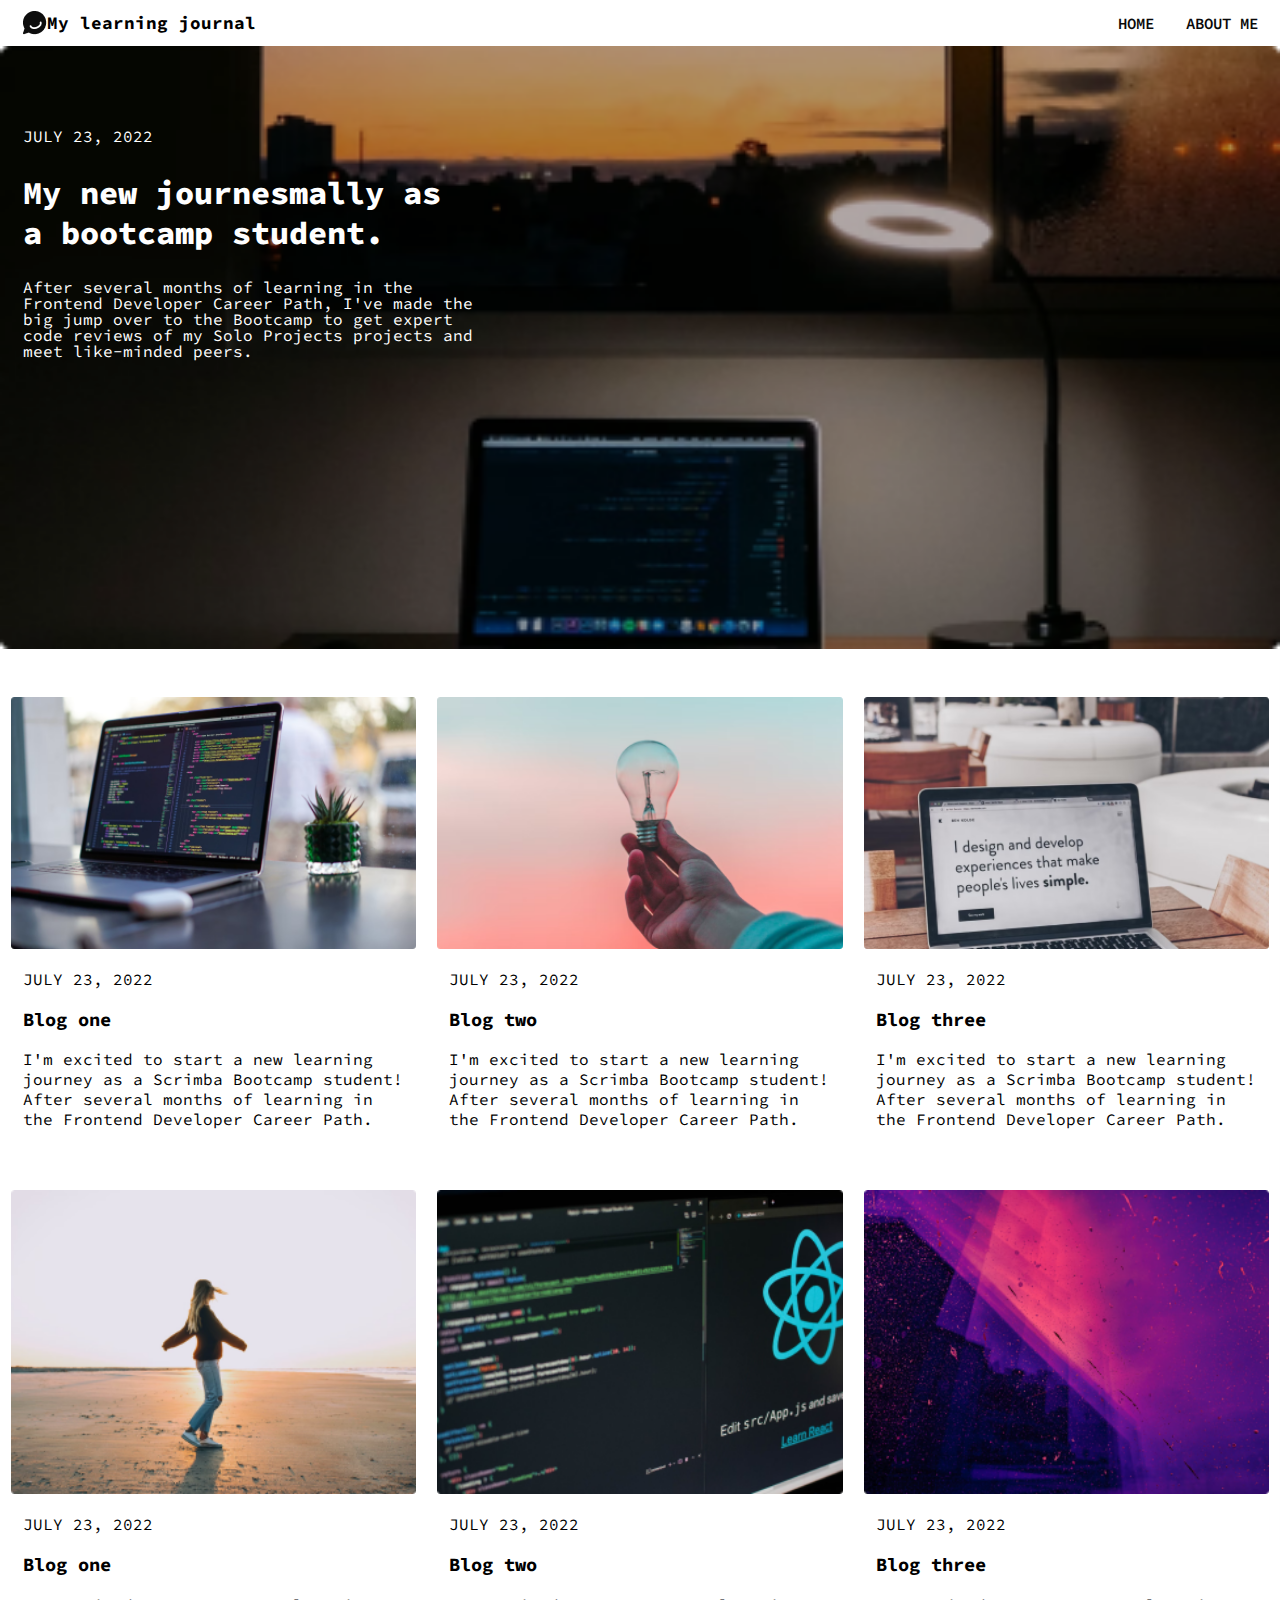
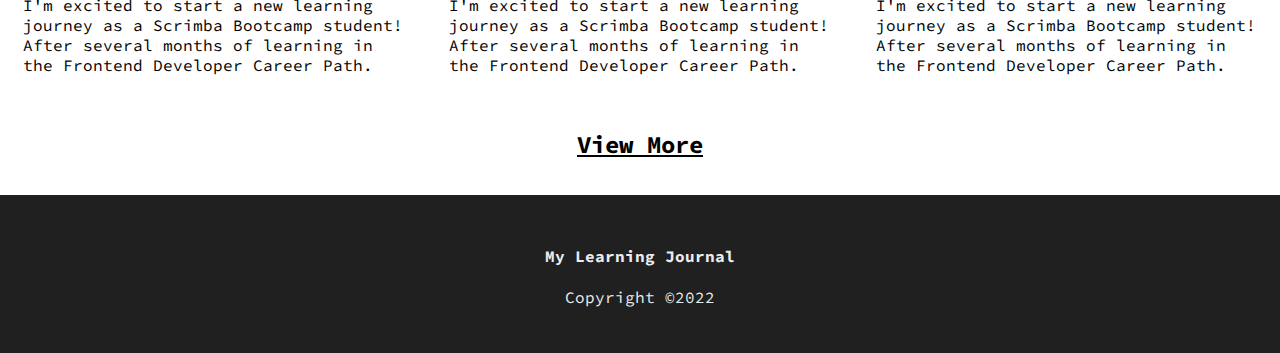
<file: index.html>
<!DOCTYPE html>
<html lang="en">
<head>
    <meta charset="UTF-8">
    <meta name="viewport" content="width=device-width, initial-scale=1.0">
    <title>SOLO PROJ RESPONSIVE</title>
    <link rel="stylesheet" href="index.css">
    <!-- link to font source san pro -->
    <link rel="preconnect" href="https://fonts.googleapis.com">
    <link rel="preconnect" href="https://fonts.gstatic.com" crossorigin>
    <link href="https://fonts.googleapis.com/css2?family=Source+Code+Pro:ital,wght@0,200..900;1,200..900&display=swap" rel="stylesheet">
    <!-- link to font robot -->
    <link rel="preconnect" href="https://fonts.googleapis.com">
    <link rel="preconnect" href="https://fonts.gstatic.com" crossorigin>
    <link href="https://fonts.googleapis.com/css2?family=Roboto:ital,wght@0,100;0,300;0,400;0,500;0,700;0,900;1,100;1,300;1,400;1,500;1,700;1,900&family=Source+Code+Pro:ital,wght@0,200..900;1,200..900&display=swap" rel="stylesheet">
</head>
<body>
    <header>
        <div class="container">
                <div class="childCont">
                    <div class="student">
                        <img src="images/image 17.png" alt="image of a smiling emoji">
                        <h1>My learning journal</h1>
                    </div>
                    <nav>
                        <ul>
                            <a href="index.html">HOME</a>
                            <a href="aboutMe.html">ABOUT ME</a>
                        </ul>
                    </nav>
                </div>
        </div>
    </header>
    <main>
        <section class="sectionOne">
            <div class="container">
                <img src="images/article-image.png" alt="a picture of a laptop in the night with lamp beside it" class="firstImg">
                <article class="child_sectionOne">
                    <p>JULY 23, 2022</p>
                    <h2>My new journesmally as a bootcamp student.</h2>
                        <summary class="small">
                            After several months of learning in the Frontend Developer Career Path, I've made the big jump over to the Bootcamp to get expert code reviews of my Solo Projects projects and meet like-minded peers.
                        </summary>
                </article>
            </div>
        </section>
        <section class="sectionTwo">
            <div class="container">
                <div>
                    <img src="images/article-image-03.png" alt="a picture of a laptop with codes"  class="section-img">
                    <article class="article">
                        <p>JULY 23, 2022</p>
                        <h3>Blog one</h3>
                        <p>I'm excited to start a new learning journey as a Scrimba Bootcamp student! After several months of learning in the Frontend Developer Career Path.</p>
                    </article>
                </div>
                <div>
                    <img src="images/article-image-02.png" alt="a picture of a bulb" class="section-img">
                    <article class="article">
                        <p>JULY 23, 2022</p>
                        <h3>Blog two</h3>
                        <p>I'm excited to start a new learning journey as a Scrimba Bootcamp student! After several months of learning in the Frontend Developer Career Path.</p>
                    </article>
                </div>
                <div>
                    <img src="images/article-image-01 (1).png" alt="a picture of a bulb" class="section-img">
                    <article class="article">
                        <p>JULY 23, 2022</p>
                        <h3>Blog three</h3>
                        <p>I'm excited to start a new learning journey as a Scrimba Bootcamp student! After several months of learning in the Frontend Developer Career Path.</p>
                    </article>
                </div>
            </div>
            <div class="displayLast">
                <div>
                    <img src="images/blog-image-03.png" alt="a picture of a laptop with codes"  class="section-img">
                    <article class="article">
                        <p>JULY 23, 2022</p>
                        <h3>Blog one</h3>
                        <p>I'm excited to start a new learning journey as a Scrimba Bootcamp student! After several months of learning in the Frontend Developer Career Path.</p>
                    </article>
                </div>
                <div>
                    <img src="images/blog-image-01.png" alt="a picture of a bulb" class="section-img">
                    <article class="article">
                        <p>JULY 23, 2022</p>
                        <h3>Blog two</h3>
                        <p>I'm excited to start a new learning journey as a Scrimba Bootcamp student! After several months of learning in the Frontend Developer Career Path.</p>
                    </article>
                </div>
                <div>
                    <img src="images/blog-image-05.png" alt="a picture of a bulb" class="section-img">
                    <article class="article">
                        <p>JULY 23, 2022</p>
                        <h3>Blog three</h3>
                        <p>I'm excited to start a new learning journey as a Scrimba Bootcamp student! After several months of learning in the Frontend Developer Career Path.</p>
                    </article>
                </div>
            </div>
            </div>
            <div class="view-more">
                <a href="viewMore.html">View More</a>
            </div>
        </section>
    </main>
    <footer>
        <div>
            <h4>My Learning Journal</h4>
            <p>Copyright ©2022</p>
        </div>
    </footer>
</body>
</html>
</file>
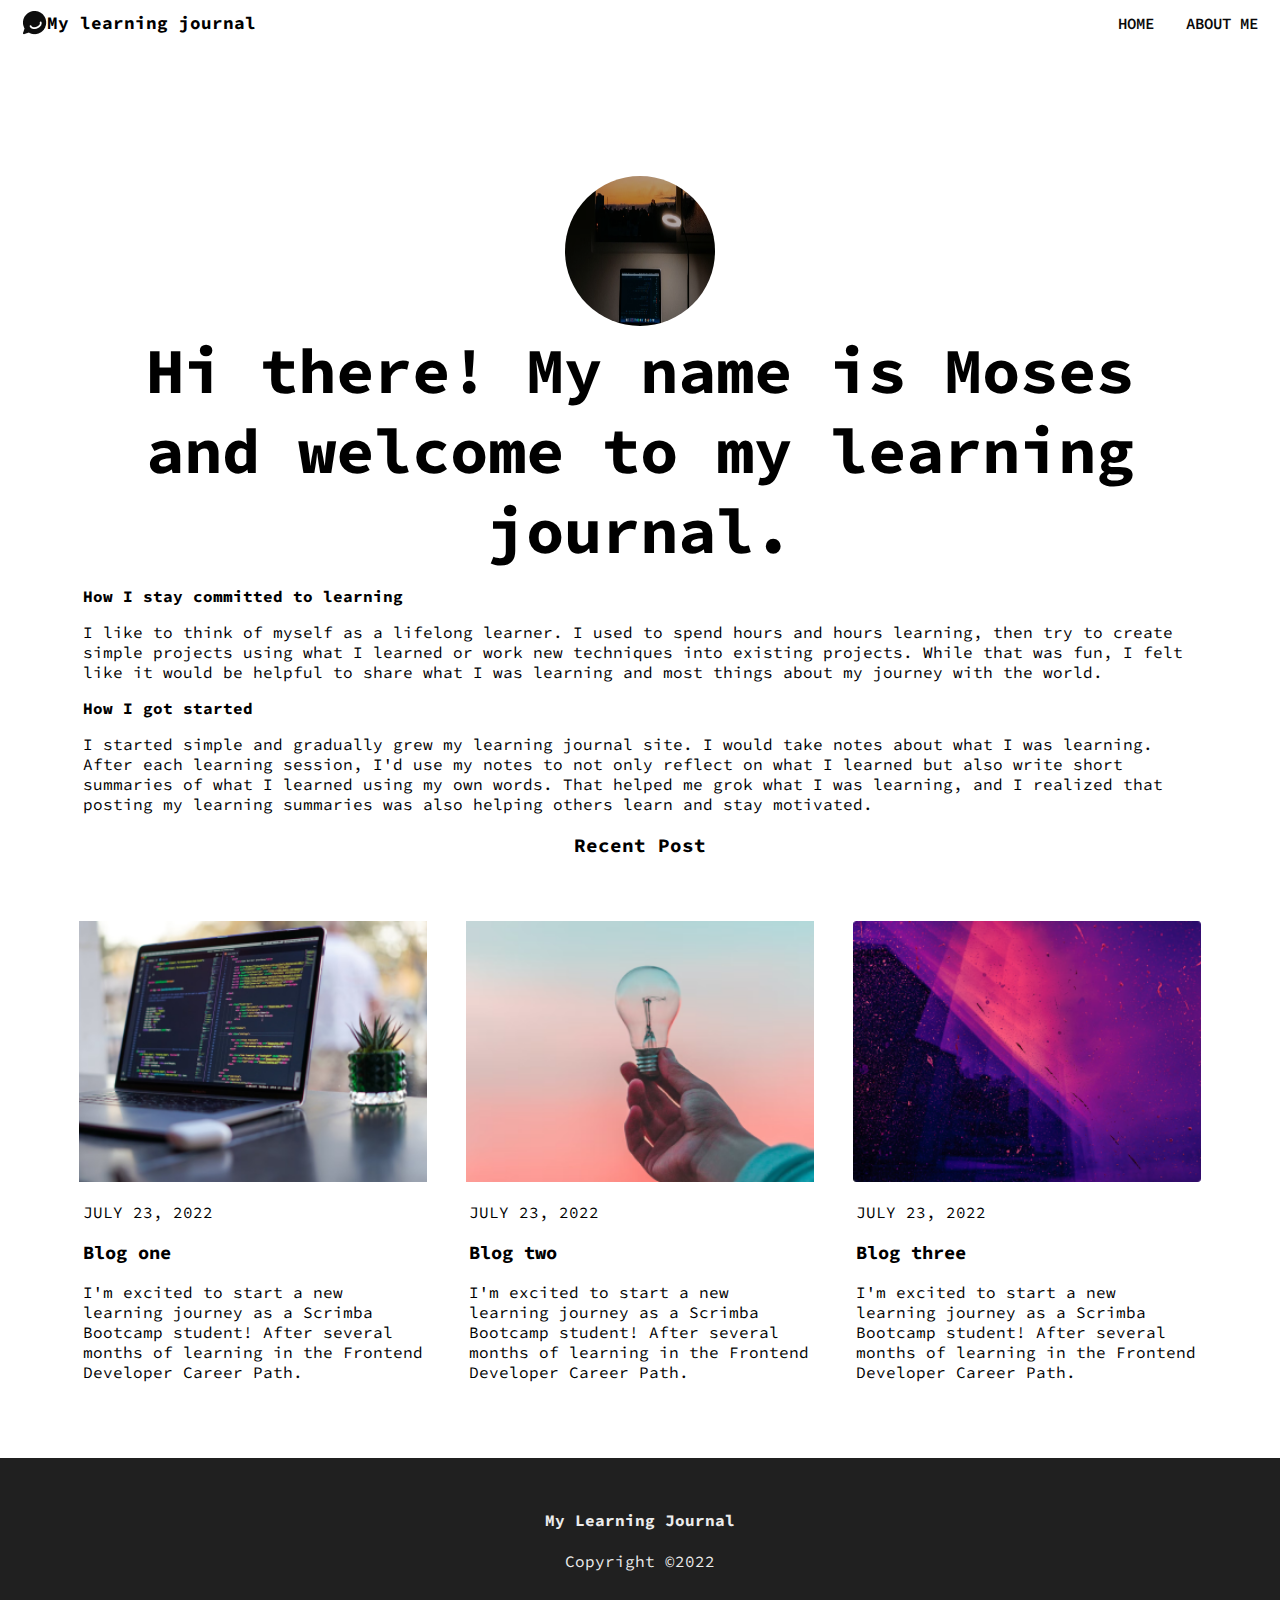
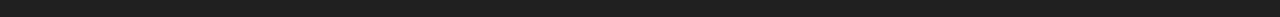
<file: aboutMe.html>
<!DOCTYPE html>
<html lang="en">
<head>
    <meta charset="UTF-8">
    <meta name="viewport" content="width=device-width, initial-scale=1.0">
    <title>about-me</title>
    <link rel="stylesheet" href="index.css">
    <!-- link to font source san pro -->
    <link rel="preconnect" href="https://fonts.googleapis.com">
    <link rel="preconnect" href="https://fonts.gstatic.com" crossorigin>
    <link href="https://fonts.googleapis.com/css2?family=Source+Code+Pro:ital,wght@0,200..900;1,200..900&display=swap" rel="stylesheet">
    <!-- link to font robot -->
    <link rel="preconnect" href="https://fonts.googleapis.com">
    <link rel="preconnect" href="https://fonts.gstatic.com" crossorigin>
    <link href="https://fonts.googleapis.com/css2?family=Roboto:ital,wght@0,100;0,300;0,400;0,500;0,700;0,900;1,100;1,300;1,400;1,500;1,700;1,900&family=Source+Code+Pro:ital,wght@0,200..900;1,200..900&display=swap" rel="stylesheet">
</head>
<body>
    <header>
        <div class="container">
                <div class="childCont">
                    <div class="student">
                        <img src="images/image 17.png" alt="image of a smiling emoji">
                        <h1>My learning journal</h1>
                    </div>
                    <nav>
                        <ul>
                            <a href="index.html">HOME</a>
                            <a href="aboutMe.html">ABOUT ME</a>
                        </ul>
                    </nav>
                </div>
        </div>
    </header>
    <main class="aboutMain">
        <section class="sectionThree">
            <div class="container">
                <div class="myLove">
                    <div>
                        <img src="images/article-image.png" alt="a picture of moses" class="myProfile">
                    </div>
                    <div>
                        <h5>Hi there! My name is Moses and welcome to my learning journal.</h5>
                        <summary class="small" id="hide1">
                            After several months of learning in the Frontend Developer Career Path, I've made the big jump over to the Bootcamp to get expert code reviews of my Solo Projects projects and meet like-minded peers.
                        </summary>
                    </div>
                </div>    
                    <article class="article">
                    <img src="images/article-image.png" alt="a picture of a laptop in the night with lamp beside it" class="section-img" id="hide">
                    <p><strong>How I stay committed to learning</strong></p>
                    <p>
                    I like to think of myself as a lifelong learner. I used to spend hours and hours learning, then try to create simple projects using what I learned or work new techniques into existing projects.
                    While that was fun, I felt like it would be helpful to share what I was learning and most things about my journey with the world.
                    </p>
                    <strong>How I got started</strong>
                    <p>
                    I started simple and gradually grew my learning journal site. I would take notes about what I was learning. After each learning session, I'd use my notes to not only reflect on what I learned but also write short summaries of what I learned using my own words.
                    That helped me grok what I was learning, and I realized that posting my learning summaries was also helping others learn and stay motivated.
                    </p>
                    </article>
            </div>
        <section class="viewTwo">
            <p id="head"><strong>Recent Post</strong></p>
        <div class="container">
            <div>
                <img src="images/article-image-03.png" alt="a picture of a laptop with codes" class="section-img">
                <article class="article">
                    <p>JULY 23, 2022</p>
                    <h3>Blog one</h3>
                    <p>I'm excited to start a new learning journey as a Scrimba Bootcamp student! After several months of learning in the Frontend Developer Career Path.</p>
                </article>
            </div>
            <div>
                <img src="images/article-image-02.png" alt="a picture of a bulb" class="section-img">
                <article class="article">
                    <p>JULY 23, 2022</p>
                    <h3>Blog two</h3>
                    <p>I'm excited to start a new learning journey as a Scrimba Bootcamp student! After several months of learning in the Frontend Developer Career Path.</p>
                </article>
            </div>
            <div>
                <img src="images/blog-image-05.png" alt="a picture of a bulb" class="section-img last">
                <article class="article">
                    <p>JULY 23, 2022</p>
                    <h3>Blog three</h3>
                    <p>I'm excited to start a new learning journey as a Scrimba Bootcamp student! After several months of learning in the Frontend Developer Career Path.</p>
                </article>
            </div>
        </div>
        </section>
        </section>
    </main>
    <footer>
        <div>
            <h4>My Learning Journal</h4>
            <p>Copyright ©2022</p>
        </div>
    </footer>
</body>
</html>
</file>
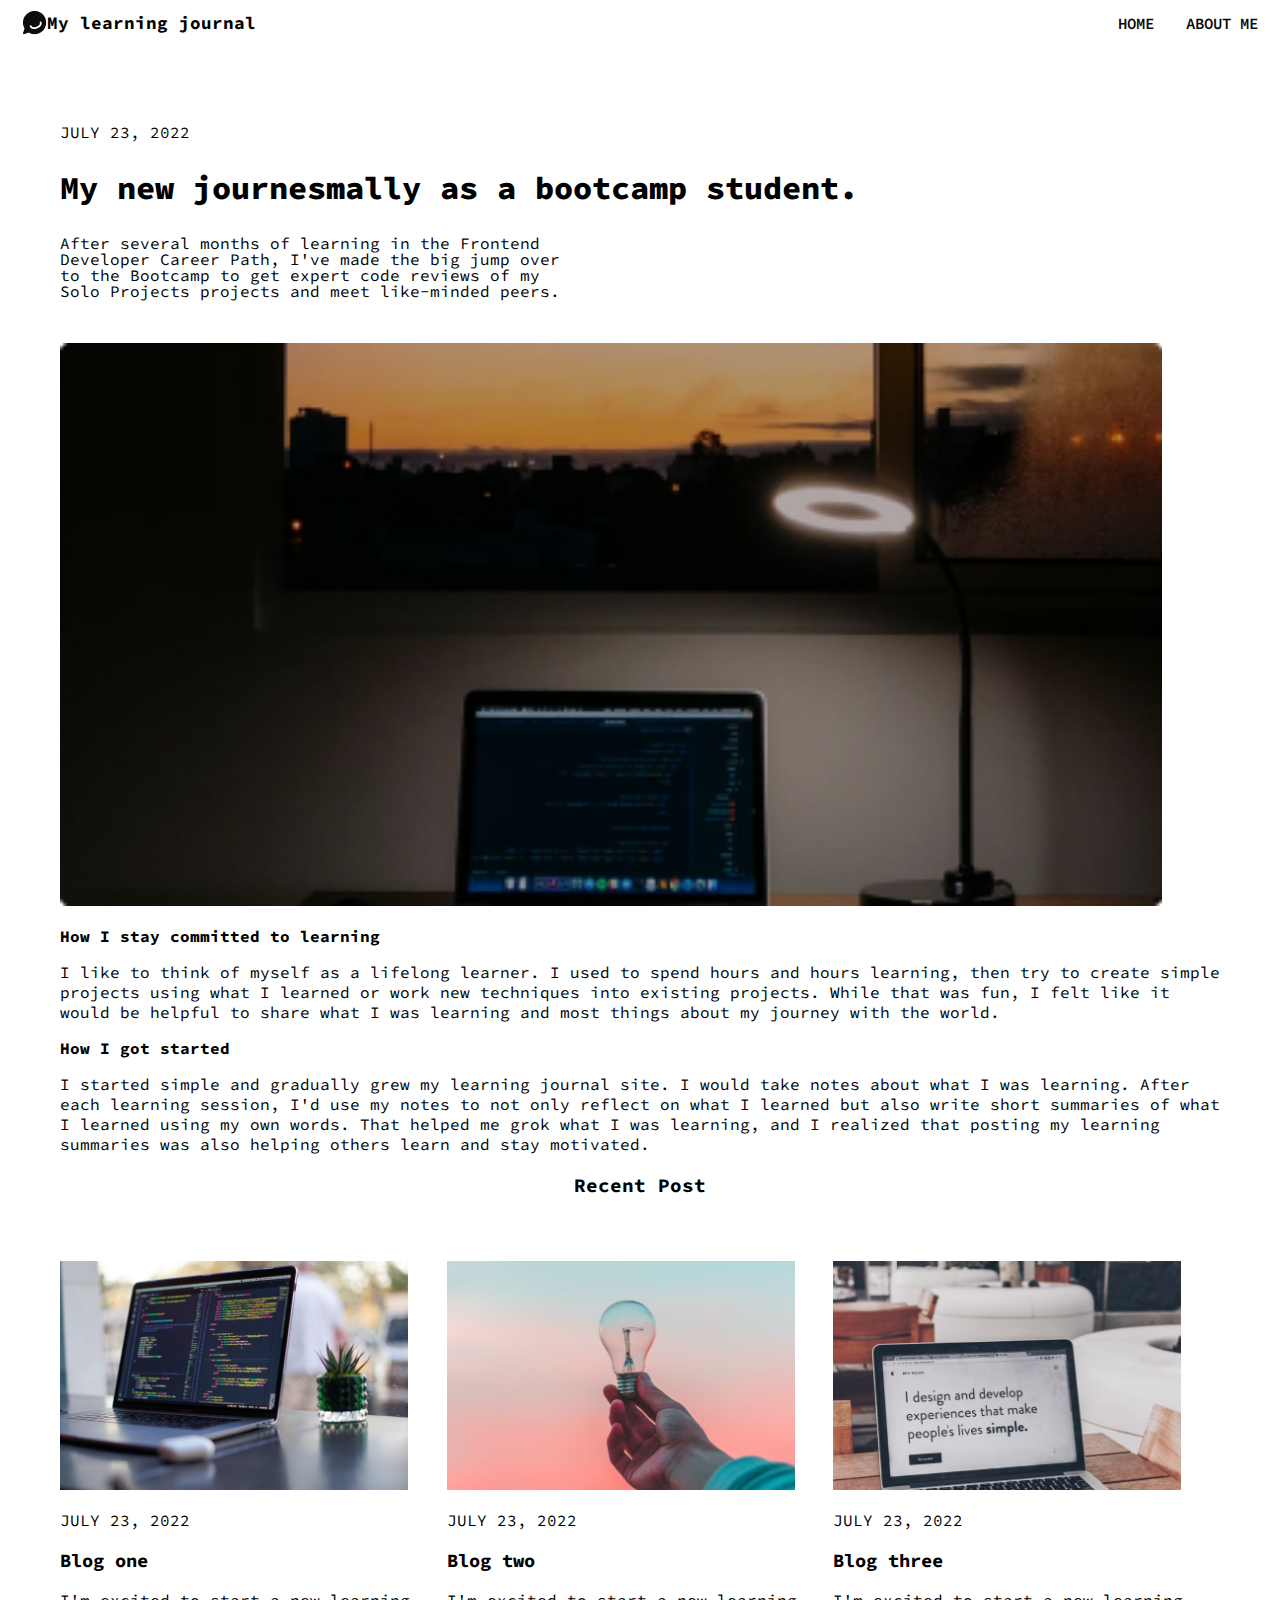
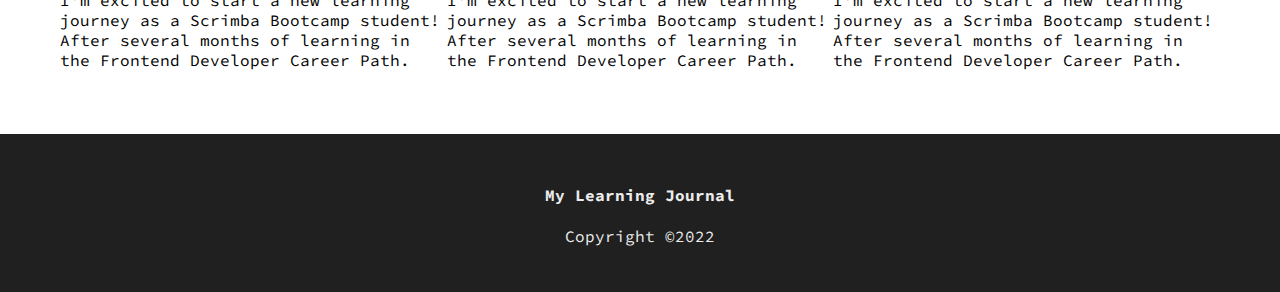
<file: viewMore.html>
<!DOCTYPE html>
<html lang="en">
<head>
    <meta charset="UTF-8">
    <meta name="viewport" content="width=device-width, initial-scale=1.0">
    <title>view-more</title>
    <link rel="stylesheet" href="index.css">
    <!-- link to font source san pro -->
    <link rel="preconnect" href="https://fonts.googleapis.com">
    <link rel="preconnect" href="https://fonts.gstatic.com" crossorigin>
    <link href="https://fonts.googleapis.com/css2?family=Source+Code+Pro:ital,wght@0,200..900;1,200..900&display=swap" rel="stylesheet">
    <!-- link to font robot -->
    <link rel="preconnect" href="https://fonts.googleapis.com">
    <link rel="preconnect" href="https://fonts.gstatic.com" crossorigin>
    <link href="https://fonts.googleapis.com/css2?family=Roboto:ital,wght@0,100;0,300;0,400;0,500;0,700;0,900;1,100;1,300;1,400;1,500;1,700;1,900&family=Source+Code+Pro:ital,wght@0,200..900;1,200..900&display=swap" rel="stylesheet">
</head>
<body>
    <header>
        <div class="container">
                <div class="childCont">
                    <div class="student">
                        <img src="images/image 17.png" alt="image of a smiling emoji">
                        <h1>My learning journal</h1>
                    </div>
                    <nav>
                        <ul>
                            <a href="index.html">HOME</a>
                            <a href="aboutMe.html">ABOUT ME</a>
                        </ul>
                    </nav>
                </div>
        </div>
    </header>
    <main class="viewMain">
        <section class="viewOne">
            <div class="container">
                <article class="child_viewOne">
                    <p>JULY 23, 2022</p>
                    <h2>My new journesmally as a bootcamp student.</h2>
                        <summary class="small">
                            After several months of learning in the Frontend Developer Career Path, I've made the big jump over to the Bootcamp to get expert code reviews of my Solo Projects projects and meet like-minded peers.
                        </summary>
                </article>
                <article class="viewArticle2">
                    <img src="images/article-image.png" alt="a picture of a laptop in the night with lamp beside it" class="viewImg section-img">
                    <p><strong>How I stay committed to learning</strong></p>
                    <p>
                        I like to think of myself as a lifelong learner. I used to spend hours and hours learning, then try to create simple projects using what I learned or work new techniques into existing projects.
                        While that was fun, I felt like it would be helpful to share what I was learning and most things about my journey with the world.
                    </p>
                    <p><strong>How I got started</strong></p>
                    <p>
                        I started simple and gradually grew my learning journal site. I would take notes about what I was learning. After each learning session, I'd use my notes to not only reflect on what I learned but also write short summaries of what I learned using my own words.
                        That helped me grok what I was learning, and I realized that posting my learning summaries was also helping others learn and stay motivated.
                    </p>
                </article>
            </div>
        </section>
        <section class="viewTwo">
            <p id="head"><strong>Recent Post</strong></p>
            <div class="container">
                <div>
                    <img src="images/article-image-03.png" alt="a picture of a laptop with codes" class="viewImg section-img">
                    <article>
                        <p>JULY 23, 2022</p>
                        <h3>Blog one</h3>
                        <p>I'm excited to start a new learning journey as a Scrimba Bootcamp student! After several months of learning in the Frontend Developer Career Path.</p>
                    </article>
                </div>
                <div>
                    <img src="images/article-image-02.png" alt="a picture of a bulb" class="viewImg section-img">
                    <article>
                        <p>JULY 23, 2022</p>
                        <h3>Blog two</h3>
                        <p>I'm excited to start a new learning journey as a Scrimba Bootcamp student! After several months of learning in the Frontend Developer Career Path.</p>
                    </article>
                </div>
                <div>
                    <img src="images/article-image-01 (1).png" alt="a picture of a bulb" class="viewImg section-img">
                    <article>
                        <p>JULY 23, 2022</p>
                        <h3>Blog three</h3>
                        <p>I'm excited to start a new learning journey as a Scrimba Bootcamp student! After several months of learning in the Frontend Developer Career Path.</p>
                    </article>
                </div>
            </div>
        </section>
    </main>
    <footer>
        <div>
            <h4>My Learning Journal</h4>
            <p>Copyright ©2022</p>
        </div>
    </footer>
</body>
</file>
<file: index.css>
*{ 
    box-sizing: border-box; 
}
body{
    margin: 0;
    padding: 0;
    font-family: "Source Code Pro", monospace;
}
nav ul{
    list-style: none;   
    padding: 0;
    margin:0;
}
ul a{
    text-decoration: none;
    color: #090909;
    margin-left: 1.4em;
    font-size: 0.98em;
    font-weight: 600;
    line-height: 15.08px;
}
.container{
    width: 90%;
    min-width: 450px;
    margin: 0 auto;
}
.student{
    display:flex;
    align-items: center;
}
.childCont{
    display: flex;
    align-items: center;
    justify-content: space-between;
}
/* css for images */
.firstImg{
    width: 100%;
    position: relative;
    height: 60vh;
    max-width: 100vw;
}
.section-img{
    width: 95%;
    margin-top: 2.8em;
    flex-wrap: wrap;
}
/* font */
h1{
    font-size: 1.1em;
}
h2{
    font-size: 2em;
    font-weight: 800;
}
.sectionTwo article,
main article{
    text-align: start;
}
.child_sectionOne,
.childCont,
.article,
.myLove{
    padding: 0 22.5px;
}
#head{
    text-align: center;
    font-size: 1.2em;
}
.child_sectionOne{
    position: absolute;
    top: 6.875rem;
    left: auto;
    bottom:0;
    color: #fff;
    max-width: 450px;  
}
.small{
    line-height: 1;
    font-size: 1em;
    font-weight: 400;
    max-width: 500px; 
}
/* main */
.sectionTwo, 
.sectionThree{
    text-align: center;
}
.myProfile{
    border-radius: 50%;
    width: 150px;
    height: 150px;
}
.view-more a{
    font-size: 1.5em;
    font-weight: 700;
    color: black;
}
.view-more{
    margin-bottom: 35px;
}
.displayLast{
    display: none;
}
/* footer css */
footer div{
   text-align: center;
   min-width: 414px;
   padding: 30px 0;
   background-color:#202020;
   color:#ECECEC;
}

/* media queries */
@media (min-width:801px){
    .container{
        width: 100%;
        margin: 0;
    }
    .firstImg{
        width: 100vw;
        height: 67vh;
    }
    .child_sectionOne{
        max-width: 500px;   
    }
    #hide1,
    #hide{
        display: none;
    }
    .sectionTwo .container,
    .viewTwo .container{
        display: flex;
    }
    .displayLast{
        display: flex;
        margin-bottom: 38px;
    }
    .viewTwo img{
        object-fit: cover;
        width: 90%;
        height: 50%;
    }
    .viewTwo{
        margin: 0;
    }
    h5{
        font-size: 4rem;
        margin: 0;
    }
    .myProfile{
        margin-top: 70px;
    }
    .aboutMain{
        padding: 60px;
    }
    .viewMain{
        margin: 0;
        padding: 60px;
    }
}
</file>
